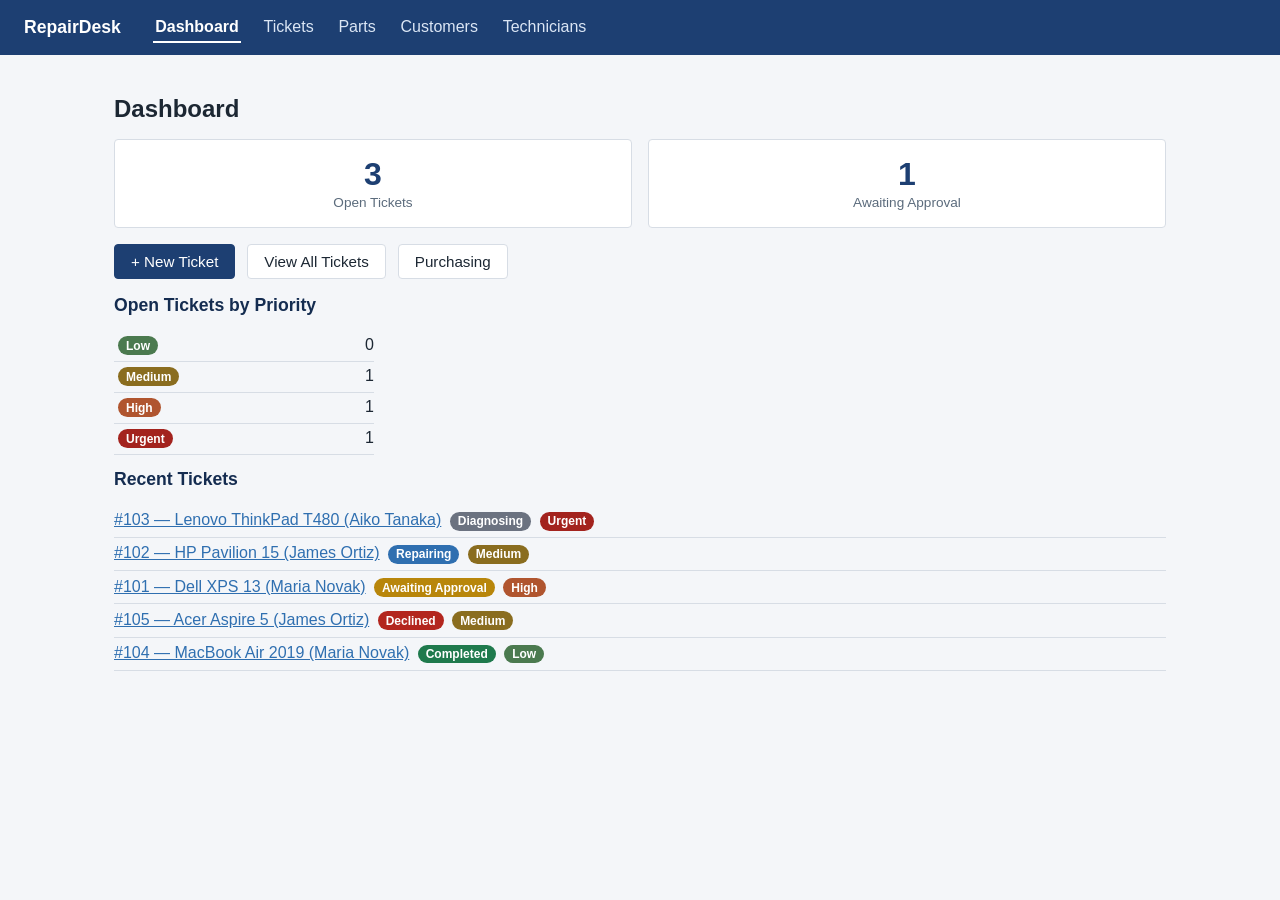
<file: Patryk/Sprint 1 - UX and work flow/prototypes/classic-professional/index.html>
<!doctype html>
<html lang="en">
<head>
<meta charset="utf-8">
<title>Dashboard — Computer Repair System</title>
<link rel="stylesheet" href="styles.css">
</head>
<body>
<a class="skip-link" href="#main">Skip to main content</a>
<header class="topbar">
  <div class="brand">RepairDesk</div>
  <nav aria-label="Main">
    <a href="index.html" aria-current="page">Dashboard</a>
    <a href="tickets.html">Tickets</a>
    <a href="inventory.html">Parts</a>
    <a href="customers.html">Customers</a>
    <a href="technicians.html">Technicians</a>
  </nav>
</header>
<main id="main">
  <h1>Dashboard</h1>
  <section class="stat-cards">
    <div class="stat-card"><span class="stat-num" id="stat-open">0</span><span class="stat-label">Open Tickets</span></div>
    <div class="stat-card"><span class="stat-num" id="stat-awaiting">0</span><span class="stat-label">Awaiting Approval</span></div>
  </section>

  <div class="quick-links">
    <a class="btn btn-primary" href="ticket-new.html">+ New Ticket</a>
    <a class="btn" href="tickets.html">View All Tickets</a>
    <a class="btn" href="purchasing.html">Purchasing</a>
  </div>

  <section>
    <h2>Open Tickets by Priority</h2>
    <ul class="priority-breakdown" id="priority-breakdown"></ul>
  </section>

  <section>
    <h2>Recent Tickets</h2>
    <ul class="recent-list" id="recent-tickets"></ul>
  </section>
</main>
<script src="../data.js"></script>
<script src="../app.js"></script>
<script>renderDashboard();</script>
</body>
</html>
</file>
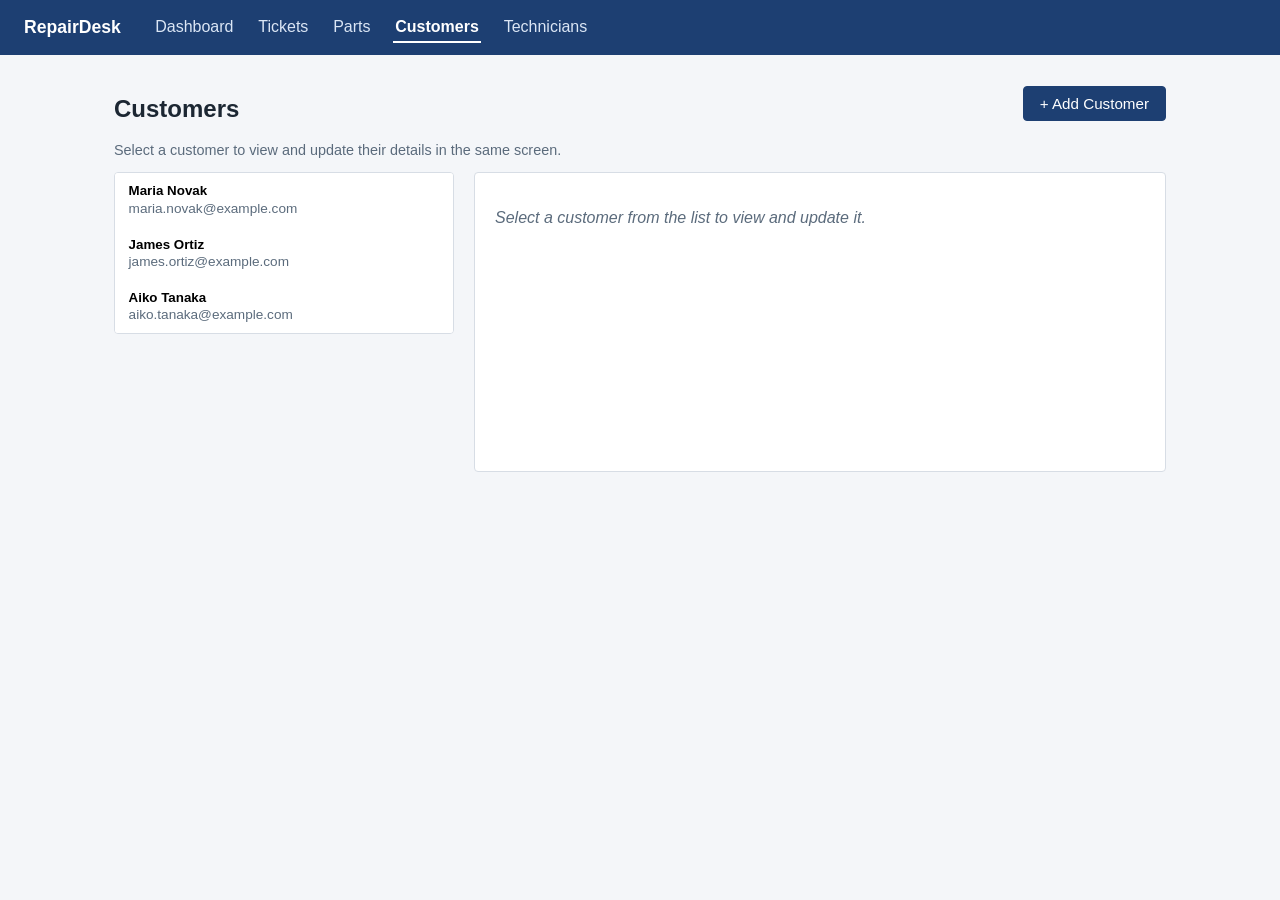
<file: Patryk/Sprint 1 - UX and work flow/prototypes/classic-professional/customers.html>
<!doctype html>
<html lang="en">
<head>
<meta charset="utf-8">
<title>Customers — Computer Repair System</title>
<link rel="stylesheet" href="styles.css">
</head>
<body>
<a class="skip-link" href="#main">Skip to main content</a>
<header class="topbar">
  <div class="brand">RepairDesk</div>
  <nav aria-label="Main">
    <a href="index.html">Dashboard</a>
    <a href="tickets.html">Tickets</a>
    <a href="inventory.html">Parts</a>
    <a href="customers.html" aria-current="page">Customers</a>
    <a href="technicians.html">Technicians</a>
  </nav>
</header>
<main id="main">
  <div class="page-heading">
    <h1>Customers</h1>
    <button class="btn btn-primary" id="add-customer-btn">+ Add Customer</button>
  </div>
  <p class="hint">Select a customer to view and update their details in the same screen.</p>
  <div class="master-detail">
    <ul class="list-panel" id="customer-list" aria-label="Customer list"></ul>
    <div class="detail-panel" id="customer-detail">
      <p class="empty-state">Select a customer from the list to view and update it.</p>
    </div>
  </div>
</main>
<script src="../data.js"></script>
<script src="../app.js"></script>
<script>initCustomersPage();</script>
</body>
</html>
</file>
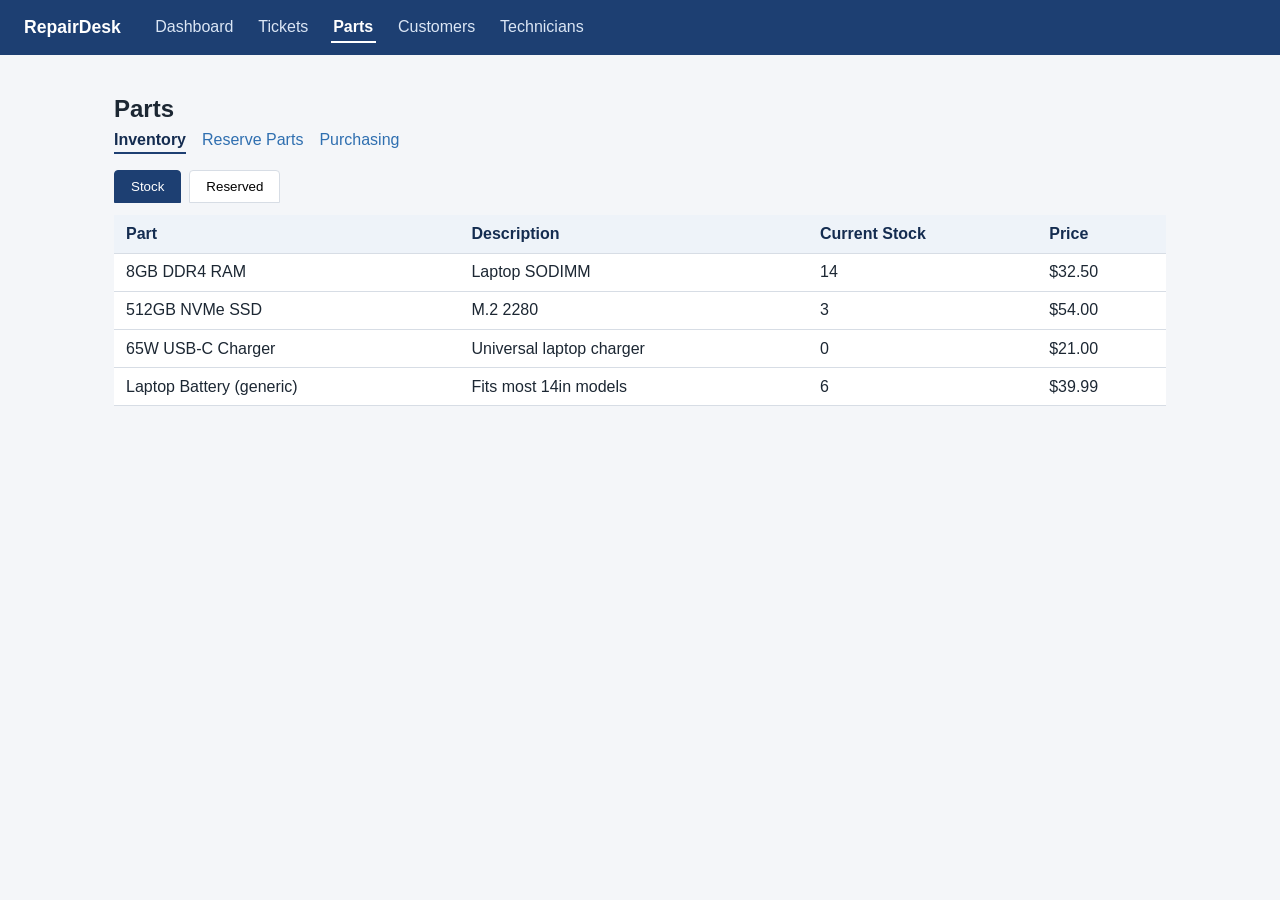
<file: Patryk/Sprint 1 - UX and work flow/prototypes/classic-professional/inventory.html>
<!doctype html>
<html lang="en">
<head>
<meta charset="utf-8">
<title>Inventory — Computer Repair System</title>
<link rel="stylesheet" href="styles.css">
</head>
<body>
<a class="skip-link" href="#main">Skip to main content</a>
<header class="topbar">
  <div class="brand">RepairDesk</div>
  <nav aria-label="Main">
    <a href="index.html">Dashboard</a>
    <a href="tickets.html">Tickets</a>
    <a href="inventory.html" aria-current="page">Parts</a>
    <a href="customers.html">Customers</a>
    <a href="technicians.html">Technicians</a>
  </nav>
</header>
<main id="main">
  <h1>Parts</h1>
  <nav class="sub-nav" aria-label="Parts section">
    <a href="inventory.html" aria-current="page">Inventory</a>
    <a href="reserve-parts.html">Reserve Parts</a>
    <a href="purchasing.html">Purchasing</a>
  </nav>

  <div class="tabs" role="tablist" aria-label="Inventory view">
    <button role="tab" aria-selected="true" data-tab="tab-stock">Stock</button>
    <button role="tab" aria-selected="false" data-tab="tab-reserved">Reserved</button>
  </div>

  <div class="tab-panel" id="tab-stock" role="tabpanel">
    <table>
      <caption class="sr-only">Parts currently in stock</caption>
      <thead><tr><th scope="col">Part</th><th scope="col">Description</th><th scope="col">Current Stock</th><th scope="col">Price</th></tr></thead>
      <tbody id="stock-body"></tbody>
    </table>
  </div>

  <div class="tab-panel" id="tab-reserved" role="tabpanel" hidden>
    <table>
      <caption class="sr-only">Parts currently reserved against a ticket</caption>
      <thead><tr><th scope="col">Part</th><th scope="col">Qty Reserved</th><th scope="col">Reserved For</th></tr></thead>
      <tbody id="reserved-body"></tbody>
    </table>
  </div>
</main>
<script src="../data.js"></script>
<script src="../app.js"></script>
<script>initInventoryPage();</script>
</body>
</html>
</file>
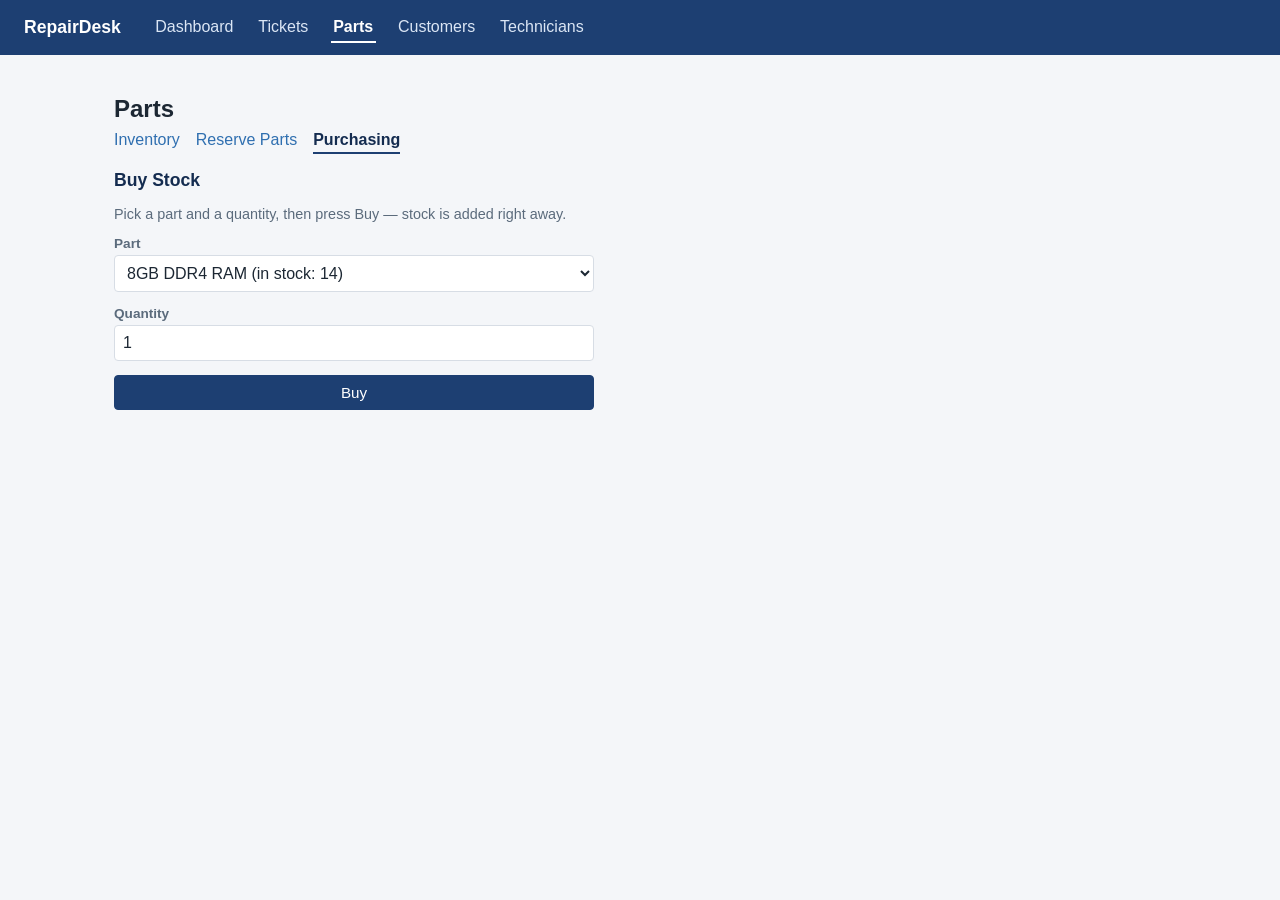
<file: Patryk/Sprint 1 - UX and work flow/prototypes/classic-professional/purchasing.html>
<!doctype html>
<html lang="en">
<head>
<meta charset="utf-8">
<title>Purchasing — Computer Repair System</title>
<link rel="stylesheet" href="styles.css">
</head>
<body>
<a class="skip-link" href="#main">Skip to main content</a>
<header class="topbar">
  <div class="brand">RepairDesk</div>
  <nav aria-label="Main">
    <a href="index.html">Dashboard</a>
    <a href="tickets.html">Tickets</a>
    <a href="inventory.html" aria-current="page">Parts</a>
    <a href="customers.html">Customers</a>
    <a href="technicians.html">Technicians</a>
  </nav>
</header>
<main id="main">
  <h1>Parts</h1>
  <nav class="sub-nav" aria-label="Parts section">
    <a href="inventory.html">Inventory</a>
    <a href="reserve-parts.html">Reserve Parts</a>
    <a href="purchasing.html" aria-current="page">Purchasing</a>
  </nav>

  <h2>Buy Stock</h2>
  <p class="hint">Pick a part and a quantity, then press Buy — stock is added right away.</p>
  <form id="buy-form" class="form-panel">
    <div class="field-row">
      <label for="buy-part">Part</label>
      <select id="buy-part"></select>
    </div>
    <div class="field-row">
      <label for="buy-qty">Quantity</label>
      <input id="buy-qty" type="number" min="1" value="1" required>
    </div>
    <button type="submit" class="btn btn-primary">Buy</button>
  </form>
  <p class="save-msg" id="buy-msg" role="status" aria-live="polite"></p>
</main>
<script src="../data.js"></script>
<script src="../app.js"></script>
<script>initPurchasingPage();</script>
</body>
</html>
</file>
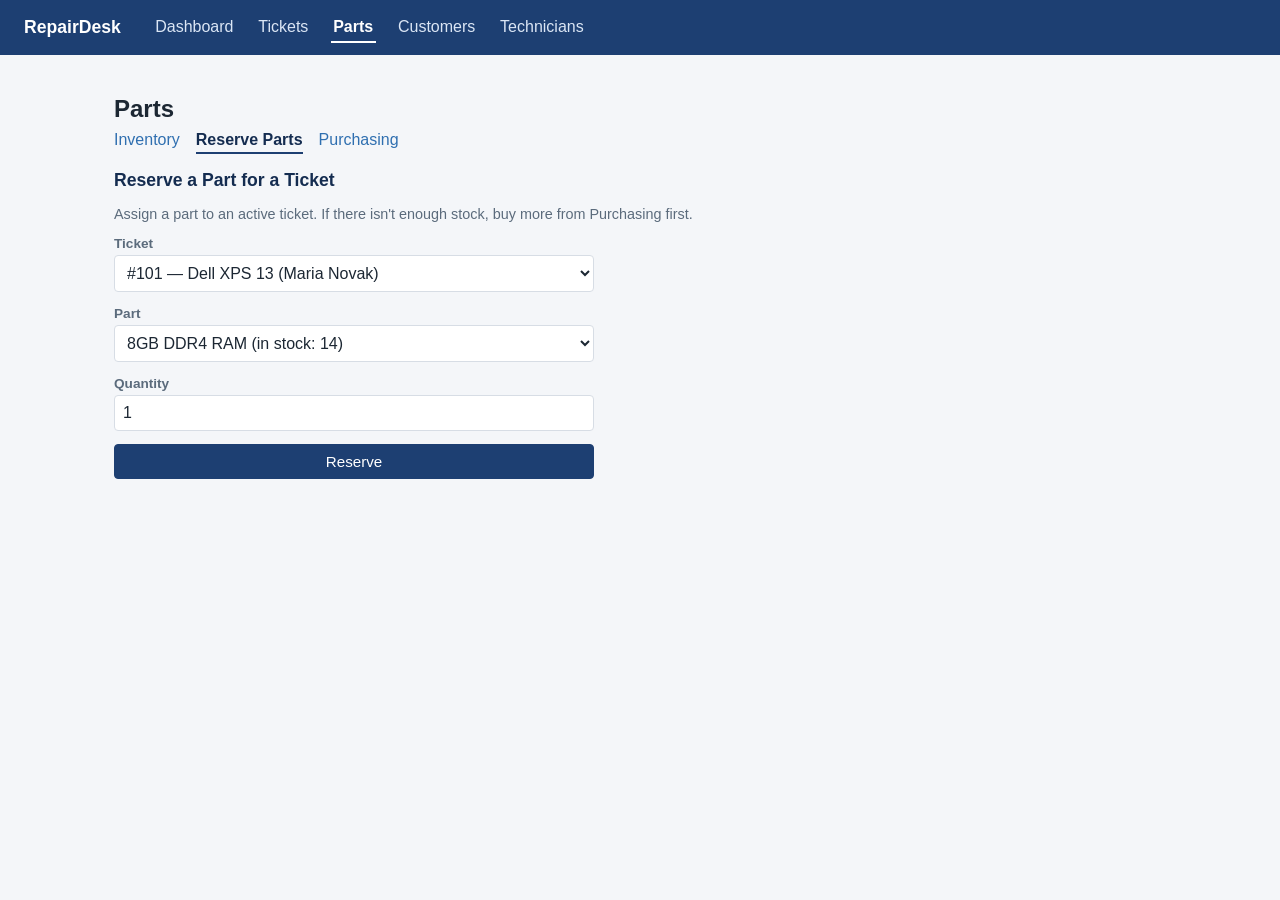
<file: Patryk/Sprint 1 - UX and work flow/prototypes/classic-professional/reserve-parts.html>
<!doctype html>
<html lang="en">
<head>
<meta charset="utf-8">
<title>Reserve Parts — Computer Repair System</title>
<link rel="stylesheet" href="styles.css">
</head>
<body>
<a class="skip-link" href="#main">Skip to main content</a>
<header class="topbar">
  <div class="brand">RepairDesk</div>
  <nav aria-label="Main">
    <a href="index.html">Dashboard</a>
    <a href="tickets.html">Tickets</a>
    <a href="inventory.html" aria-current="page">Parts</a>
    <a href="customers.html">Customers</a>
    <a href="technicians.html">Technicians</a>
  </nav>
</header>
<main id="main">
  <h1>Parts</h1>
  <nav class="sub-nav" aria-label="Parts section">
    <a href="inventory.html">Inventory</a>
    <a href="reserve-parts.html" aria-current="page">Reserve Parts</a>
    <a href="purchasing.html">Purchasing</a>
  </nav>

  <h2>Reserve a Part for a Ticket</h2>
  <p class="hint">Assign a part to an active ticket. If there isn't enough stock, buy more from Purchasing first.</p>
  <form id="reserve-parts-form" class="form-panel">
    <div class="field-row">
      <label for="rp-ticket">Ticket</label>
      <select id="rp-ticket"></select>
    </div>
    <div class="field-row">
      <label for="rp-part">Part</label>
      <select id="rp-part"></select>
    </div>
    <div class="field-row">
      <label for="rp-qty">Quantity</label>
      <input id="rp-qty" type="number" min="1" value="1" required>
    </div>
    <button type="submit" class="btn btn-primary">Reserve</button>
  </form>
  <p class="save-msg" id="reserve-msg" role="status" aria-live="polite"></p>
</main>
<script src="../data.js"></script>
<script src="../app.js"></script>
<script>initReservePartsPage();</script>
</body>
</html>
</file>
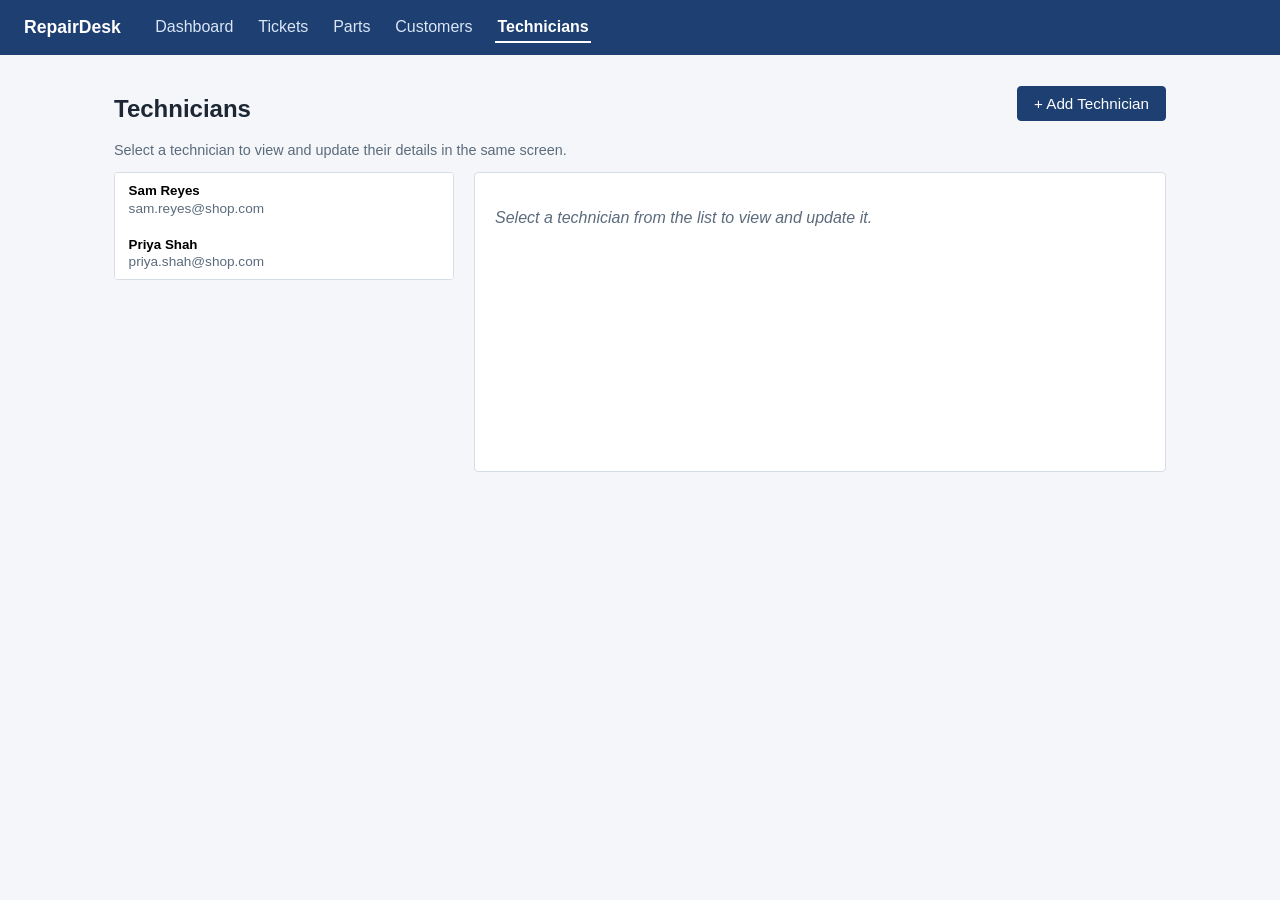
<file: Patryk/Sprint 1 - UX and work flow/prototypes/classic-professional/technicians.html>
<!doctype html>
<html lang="en">
<head>
<meta charset="utf-8">
<title>Technicians — Computer Repair System</title>
<link rel="stylesheet" href="styles.css">
</head>
<body>
<a class="skip-link" href="#main">Skip to main content</a>
<header class="topbar">
  <div class="brand">RepairDesk</div>
  <nav aria-label="Main">
    <a href="index.html">Dashboard</a>
    <a href="tickets.html">Tickets</a>
    <a href="inventory.html">Parts</a>
    <a href="customers.html">Customers</a>
    <a href="technicians.html" aria-current="page">Technicians</a>
  </nav>
</header>
<main id="main">
  <div class="page-heading">
    <h1>Technicians</h1>
    <button class="btn btn-primary" id="add-technician-btn">+ Add Technician</button>
  </div>
  <p class="hint">Select a technician to view and update their details in the same screen.</p>
  <div class="master-detail">
    <ul class="list-panel" id="technician-list" aria-label="Technician list"></ul>
    <div class="detail-panel" id="technician-detail">
      <p class="empty-state">Select a technician from the list to view and update it.</p>
    </div>
  </div>
</main>
<script src="../data.js"></script>
<script src="../app.js"></script>
<script>initTechniciansPage();</script>
</body>
</html>
</file>
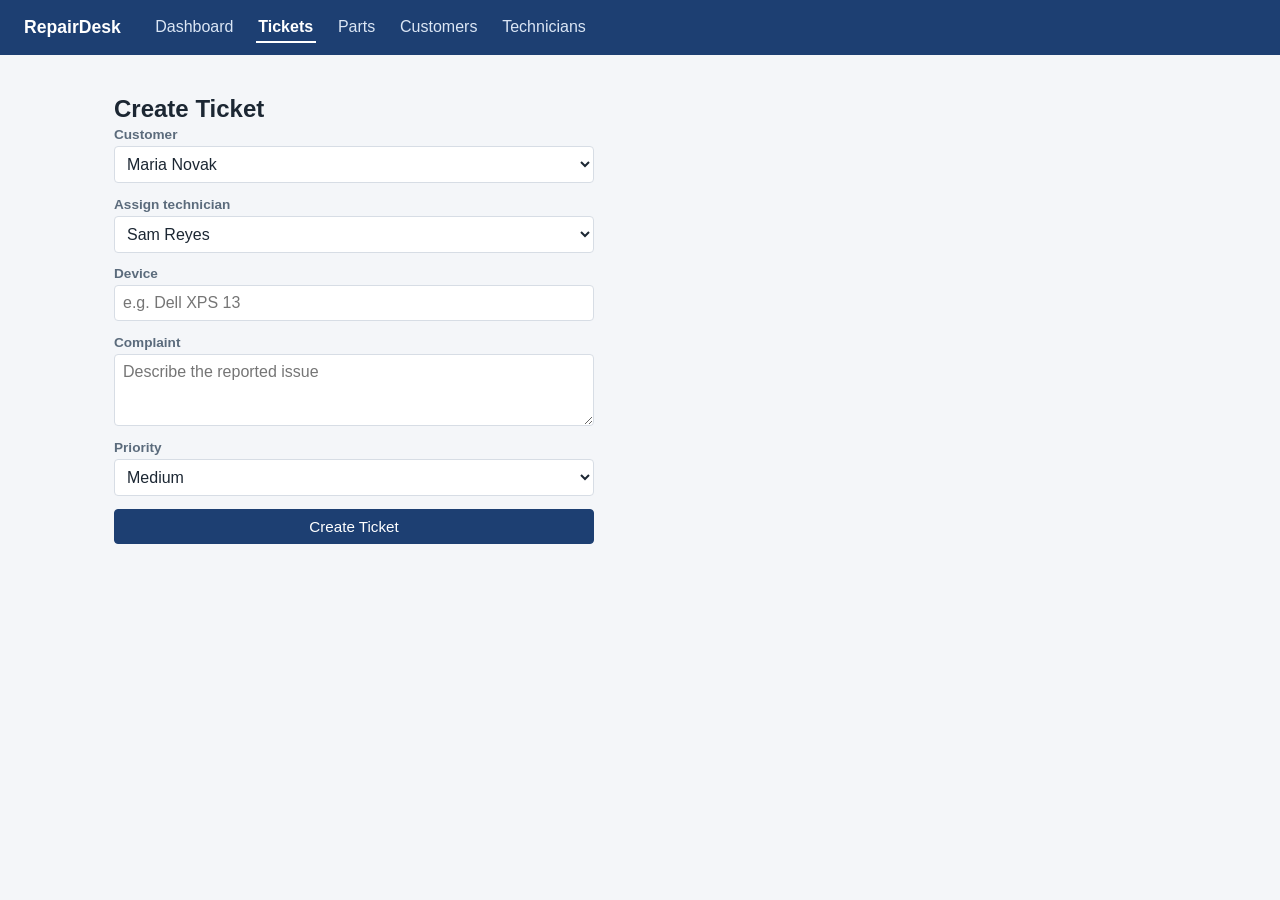
<file: Patryk/Sprint 1 - UX and work flow/prototypes/classic-professional/ticket-new.html>
<!doctype html>
<html lang="en">
<head>
<meta charset="utf-8">
<title>Create Ticket — Computer Repair System</title>
<link rel="stylesheet" href="styles.css">
</head>
<body>
<a class="skip-link" href="#main">Skip to main content</a>
<header class="topbar">
  <div class="brand">RepairDesk</div>
  <nav aria-label="Main">
    <a href="index.html">Dashboard</a>
    <a href="tickets.html" aria-current="page">Tickets</a>
    <a href="inventory.html">Parts</a>
    <a href="customers.html">Customers</a>
    <a href="technicians.html">Technicians</a>
  </nav>
</header>
<main id="main">
  <h1>Create Ticket</h1>
  <form id="new-ticket-form" class="form-panel">
    <div class="field-row">
      <label for="nt-customer">Customer</label>
      <select id="nt-customer" required></select>
    </div>
    <div class="field-row">
      <label for="nt-technician">Assign technician</label>
      <select id="nt-technician" required></select>
    </div>
    <div class="field-row">
      <label for="nt-device">Device</label>
      <input id="nt-device" type="text" required placeholder="e.g. Dell XPS 13">
    </div>
    <div class="field-row">
      <label for="nt-complaint">Complaint</label>
      <textarea id="nt-complaint" rows="3" required placeholder="Describe the reported issue"></textarea>
    </div>
    <div class="field-row">
      <label for="nt-priority">Priority</label>
      <select id="nt-priority">
        <option value="L">Low</option>
        <option value="M" selected>Medium</option>
        <option value="H">High</option>
        <option value="U">Urgent</option>
      </select>
    </div>
    <button type="submit" class="btn btn-primary">Create Ticket</button>
  </form>
</main>
<script src="../data.js"></script>
<script src="../app.js"></script>
<script>initNewTicketForm();</script>
</body>
</html>
</file>
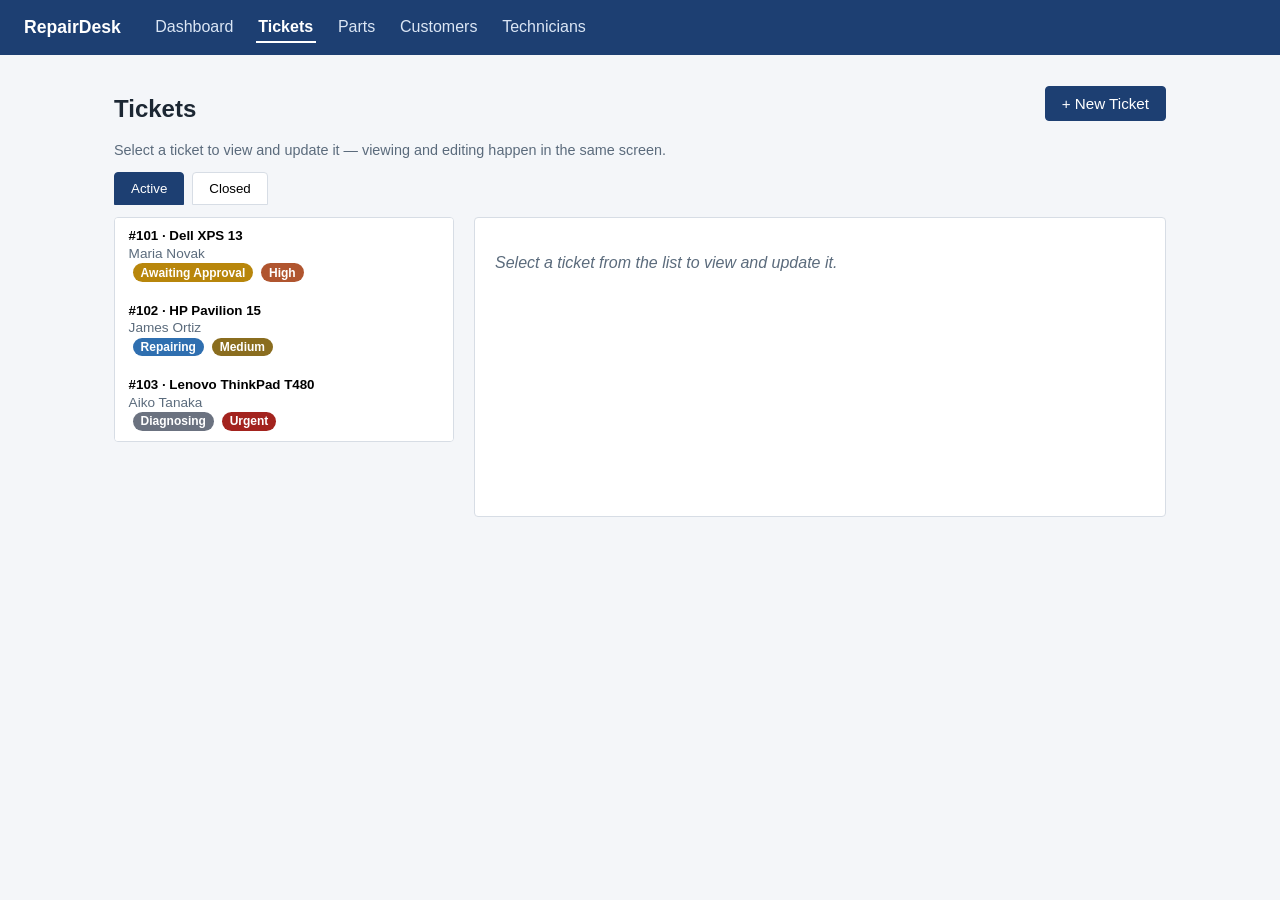
<file: Patryk/Sprint 1 - UX and work flow/prototypes/classic-professional/tickets.html>
<!doctype html>
<html lang="en">
<head>
<meta charset="utf-8">
<title>Tickets — Computer Repair System</title>
<link rel="stylesheet" href="styles.css">
</head>
<body>
<a class="skip-link" href="#main">Skip to main content</a>
<header class="topbar">
  <div class="brand">RepairDesk</div>
  <nav aria-label="Main">
    <a href="index.html">Dashboard</a>
    <a href="tickets.html" aria-current="page">Tickets</a>
    <a href="inventory.html">Parts</a>
    <a href="customers.html">Customers</a>
    <a href="technicians.html">Technicians</a>
  </nav>
</header>
<main id="main">
  <div class="page-heading">
    <h1>Tickets</h1>
    <a class="btn btn-primary" href="ticket-new.html">+ New Ticket</a>
  </div>
  <p class="hint">Select a ticket to view and update it — viewing and editing happen in the same screen.</p>

  <div class="tabs" role="tablist" aria-label="Ticket list filter">
    <button role="tab" aria-selected="true" data-ticket-filter="active">Active</button>
    <button role="tab" aria-selected="false" data-ticket-filter="closed">Closed</button>
  </div>

  <div class="master-detail">
    <ul class="list-panel" id="ticket-list" aria-label="Ticket list"></ul>
    <div class="detail-panel" id="ticket-detail"></div>
  </div>
</main>
<script src="../data.js"></script>
<script src="../app.js"></script>
<script>initTicketsPage();</script>
</body>
</html>
</file>
<file: Patryk/Sprint 1 - UX and work flow/prototypes/classic-professional/styles.css>
/* Theme: Classic Professional — light, navy/blue corporate helpdesk look */
:root {
  --bg: #f4f6f9;
  --panel: #ffffff;
  --border: #d7dde5;
  --text: #1c2733;
  --text-muted: #5b6b7c;
  --brand: #1d3f72;
  --brand-dark: #142c50;
  --accent: #2f6fb0;
  --focus: #0b57d0;
  --radius: 4px;
  --status-D: #6b7280; --status-A: #b8860b; --status-R: #2f6fb0; --status-C: #1f7a4d; --status-X: #b3261e;
  --priority-L: #4b7a4f; --priority-M: #8a6d1f; --priority-H: #b0552f; --priority-U: #a3231e;
}

* { box-sizing: border-box; }
body {
  margin: 0;
  font-family: "Segoe UI", Arial, sans-serif;
  background: var(--bg);
  color: var(--text);
}

.skip-link {
  position: absolute; left: -999px; top: 0; background: var(--brand); color: #fff;
  padding: 0.5rem 1rem; z-index: 100;
}
.skip-link:focus { left: 0; }

.topbar {
  display: flex; align-items: center; gap: 2rem;
  background: var(--brand); color: #fff;
  padding: 0.75rem 1.5rem;
}
.brand { font-weight: 700; font-size: 1.1rem; }
.topbar nav { display: flex; gap: 1.25rem; }
.topbar nav a { color: #dbe6f5; text-decoration: none; padding: 0.35rem 0.15rem; border-bottom: 2px solid transparent; }
.topbar nav a:hover, .topbar nav a:focus-visible { color: #fff; }
.topbar nav a[aria-current="page"] { color: #fff; border-bottom-color: #fff; font-weight: 600; }

main { max-width: 1100px; margin: 0 auto; padding: 1.5rem; }
h1 { font-size: 1.5rem; margin-bottom: 0.25rem; }
h2 { font-size: 1.1rem; color: var(--brand-dark); }
h3 { font-size: 1rem; color: var(--brand-dark); }

.page-heading { display: flex; justify-content: space-between; align-items: center; }
.hint { color: var(--text-muted); font-size: 0.9rem; }

.stat-cards { display: flex; gap: 1rem; margin: 1rem 0; }
.stat-card {
  background: var(--panel); border: 1px solid var(--border); border-radius: var(--radius);
  padding: 1rem 1.5rem; flex: 1; text-align: center;
}
.stat-num { display: block; font-size: 2rem; font-weight: 700; color: var(--brand); }
.stat-label { color: var(--text-muted); font-size: 0.85rem; }

.quick-links { display: flex; gap: 0.75rem; margin: 1rem 0; }

.btn {
  display: inline-block; padding: 0.5rem 1rem; border-radius: var(--radius);
  border: 1px solid var(--border); background: #fff; color: var(--text);
  text-decoration: none; cursor: pointer; font-size: 0.95rem;
}
.btn-primary { background: var(--brand); border-color: var(--brand); color: #fff; }
.btn-primary:hover { background: var(--brand-dark); }
.btn-approve { background: #1f7a4d; border-color: #1f7a4d; color: #fff; }
.btn-decline { background: #b3261e; border-color: #b3261e; color: #fff; }
.btn:focus-visible, a:focus-visible, input:focus-visible, select:focus-visible, textarea:focus-visible, [role="tab"]:focus-visible {
  outline: 3px solid var(--focus); outline-offset: 2px;
}

.priority-breakdown, .recent-list, .linked-list { list-style: none; padding: 0; margin: 0.5rem 0; }
.priority-breakdown li { display: flex; justify-content: space-between; padding: 0.35rem 0; border-bottom: 1px solid var(--border); max-width: 260px; }
.recent-list li, .linked-list li { padding: 0.4rem 0; border-bottom: 1px solid var(--border); }
.recent-list a, .linked-list a { color: var(--accent); }

.badge { display: inline-block; padding: 0.15rem 0.5rem; border-radius: 999px; font-size: 0.75rem; font-weight: 600; color: #fff; margin-left: 0.25rem; }
.badge-status-D { background: var(--status-D); } .badge-status-A { background: var(--status-A); }
.badge-status-R { background: var(--status-R); } .badge-status-C { background: var(--status-C); } .badge-status-X { background: var(--status-X); }
.badge-priority-L { background: var(--priority-L); } .badge-priority-M { background: var(--priority-M); }
.badge-priority-H { background: var(--priority-H); } .badge-priority-U { background: var(--priority-U); }

.master-detail { display: flex; gap: 1.25rem; align-items: flex-start; }
.list-panel { list-style: none; padding: 0; margin: 0; width: 340px; flex-shrink: 0; background: var(--panel); border: 1px solid var(--border); border-radius: var(--radius); overflow: hidden; }
.list-row {
  display: flex; flex-direction: column; gap: 0.15rem; width: 100%; text-align: left;
  padding: 0.65rem 0.85rem; border: none; border-bottom: 1px solid var(--border); background: #fff; cursor: pointer;
}
.list-row:last-child { border-bottom: none; }
.list-row:hover { background: #eef3f9; }
.list-row[aria-current="true"] { background: #dce8f6; border-left: 4px solid var(--brand); }
.row-title { font-weight: 600; }
.row-sub { color: var(--text-muted); font-size: 0.85rem; }

.detail-panel { flex: 1; background: var(--panel); border: 1px solid var(--border); border-radius: var(--radius); padding: 1.25rem; min-height: 300px; }
.detail-header h2 { margin-bottom: 0.15rem; }
.detail-sub { color: var(--text-muted); font-size: 0.85rem; margin-top: 0; }

.field-row { display: flex; flex-direction: column; gap: 0.25rem; margin-bottom: 0.85rem; }
.field-row label { font-size: 0.85rem; font-weight: 600; color: var(--text-muted); }
.field-grid { display: grid; grid-template-columns: 1fr 1fr; gap: 1rem; }
input, select, textarea {
  padding: 0.5rem; border: 1px solid var(--border); border-radius: var(--radius); font: inherit; background: #fff; color: var(--text);
}
output { padding: 0.5rem 0; font-weight: 600; }

.parts-list { list-style: disc; padding-left: 1.25rem; }
.approval-actions { display: flex; gap: 0.75rem; margin: 0.75rem 0; }
.checklist { background: #f8fafc; border: 1px solid var(--border); border-radius: var(--radius); padding: 1rem; margin: 1rem 0; }
.checklist ul { list-style: none; padding: 0; }
.checklist li { padding: 0.25rem 0; }
.save-msg { color: #1f7a4d; font-weight: 600; min-height: 1.2em; }
.empty-state { color: var(--text-muted); font-style: italic; }

.sub-nav { display: flex; gap: 1rem; margin: 0.5rem 0 1rem; }
.sub-nav a { color: var(--accent); text-decoration: none; padding-bottom: 0.2rem; }
.sub-nav a[aria-current="page"] { color: var(--brand-dark); font-weight: 700; border-bottom: 2px solid var(--brand); }

.tabs { display: flex; gap: 0.5rem; margin-bottom: 0.75rem; }
.tabs [role="tab"] { padding: 0.5rem 1rem; border: 1px solid var(--border); background: #fff; border-radius: var(--radius) var(--radius) 0 0; cursor: pointer; }
.tabs [role="tab"][aria-selected="true"] { background: var(--brand); color: #fff; border-color: var(--brand); }

table { width: 100%; border-collapse: collapse; background: var(--panel); }
th, td { text-align: left; padding: 0.6rem 0.75rem; border-bottom: 1px solid var(--border); }
th { background: #eef3f9; color: var(--brand-dark); }

.form-panel { max-width: 480px; display: flex; flex-direction: column; }

.sr-only { position: absolute; width: 1px; height: 1px; overflow: hidden; clip: rect(0 0 0 0); }

@media (max-width: 720px) {
  .master-detail { flex-direction: column; }
  .list-panel { width: 100%; }
  .field-grid { grid-template-columns: 1fr; }
  .topbar { flex-wrap: wrap; gap: 0.5rem; }
}
</file>
